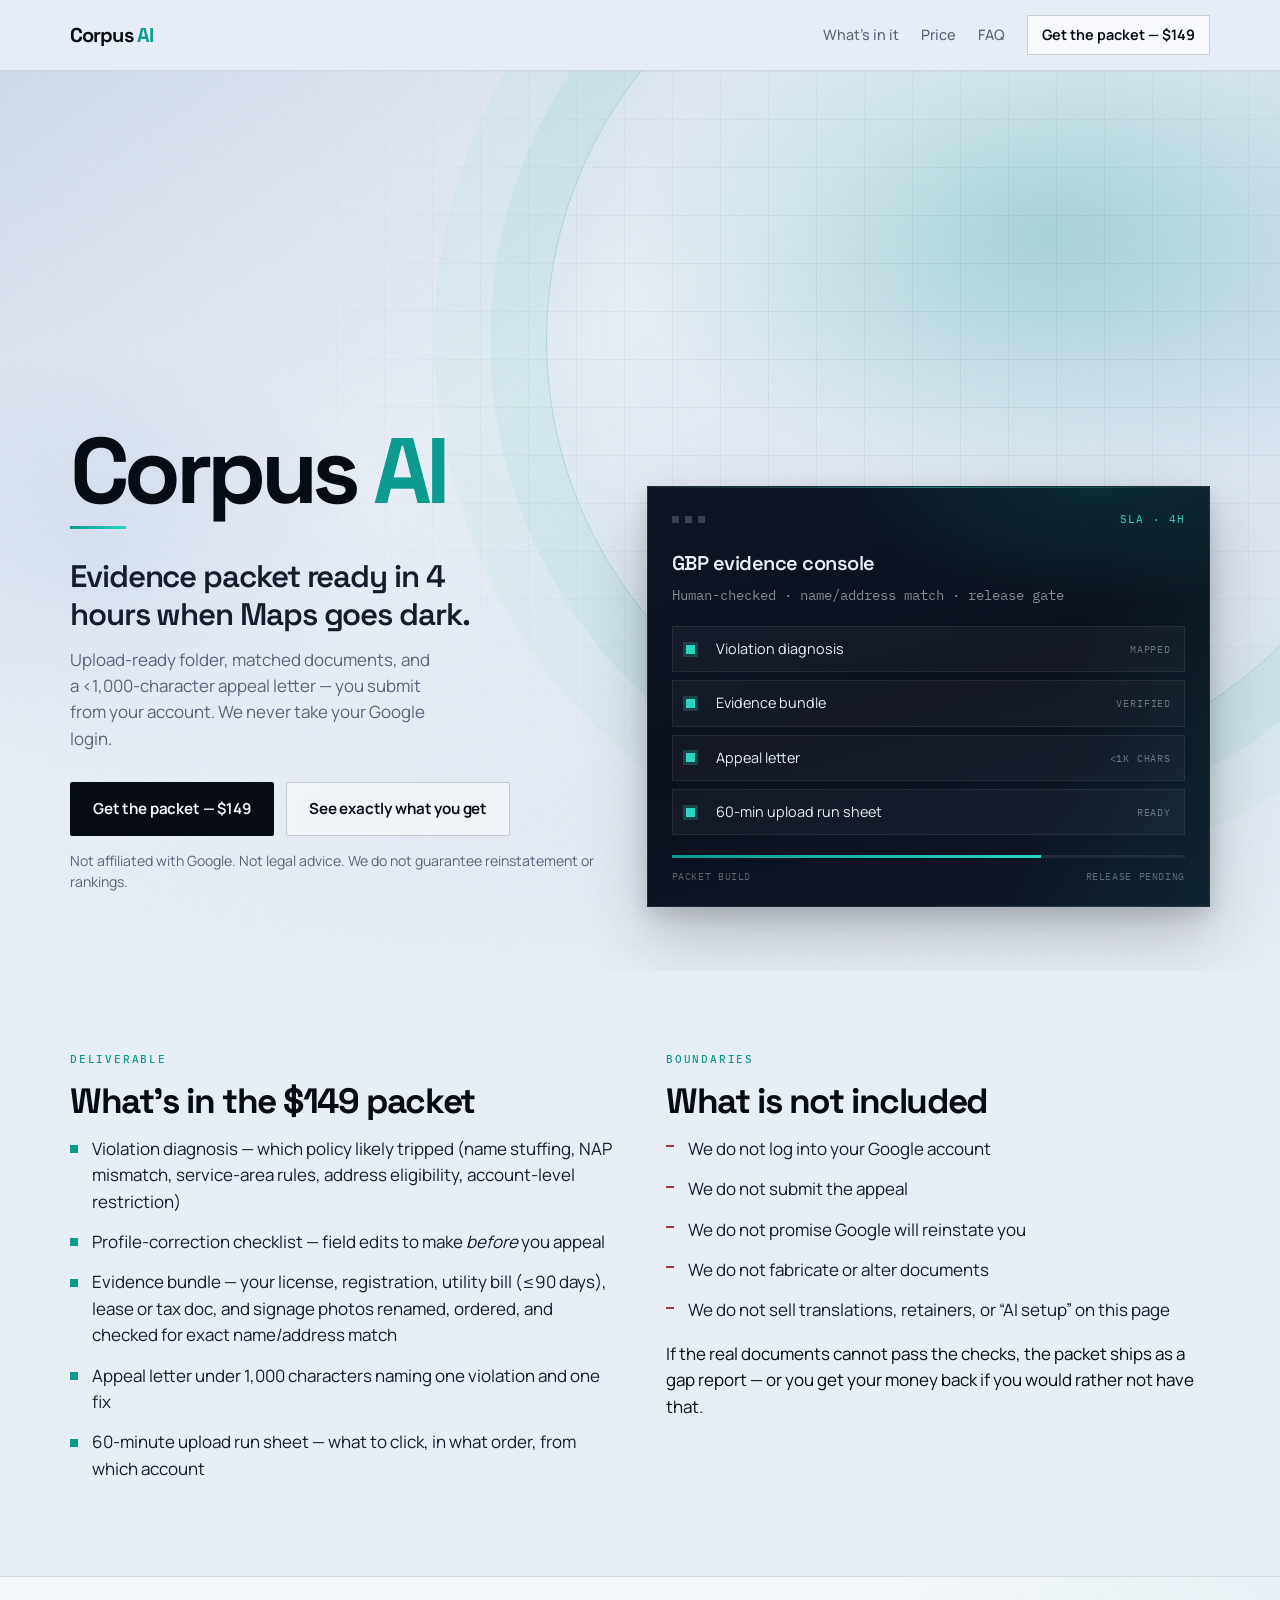
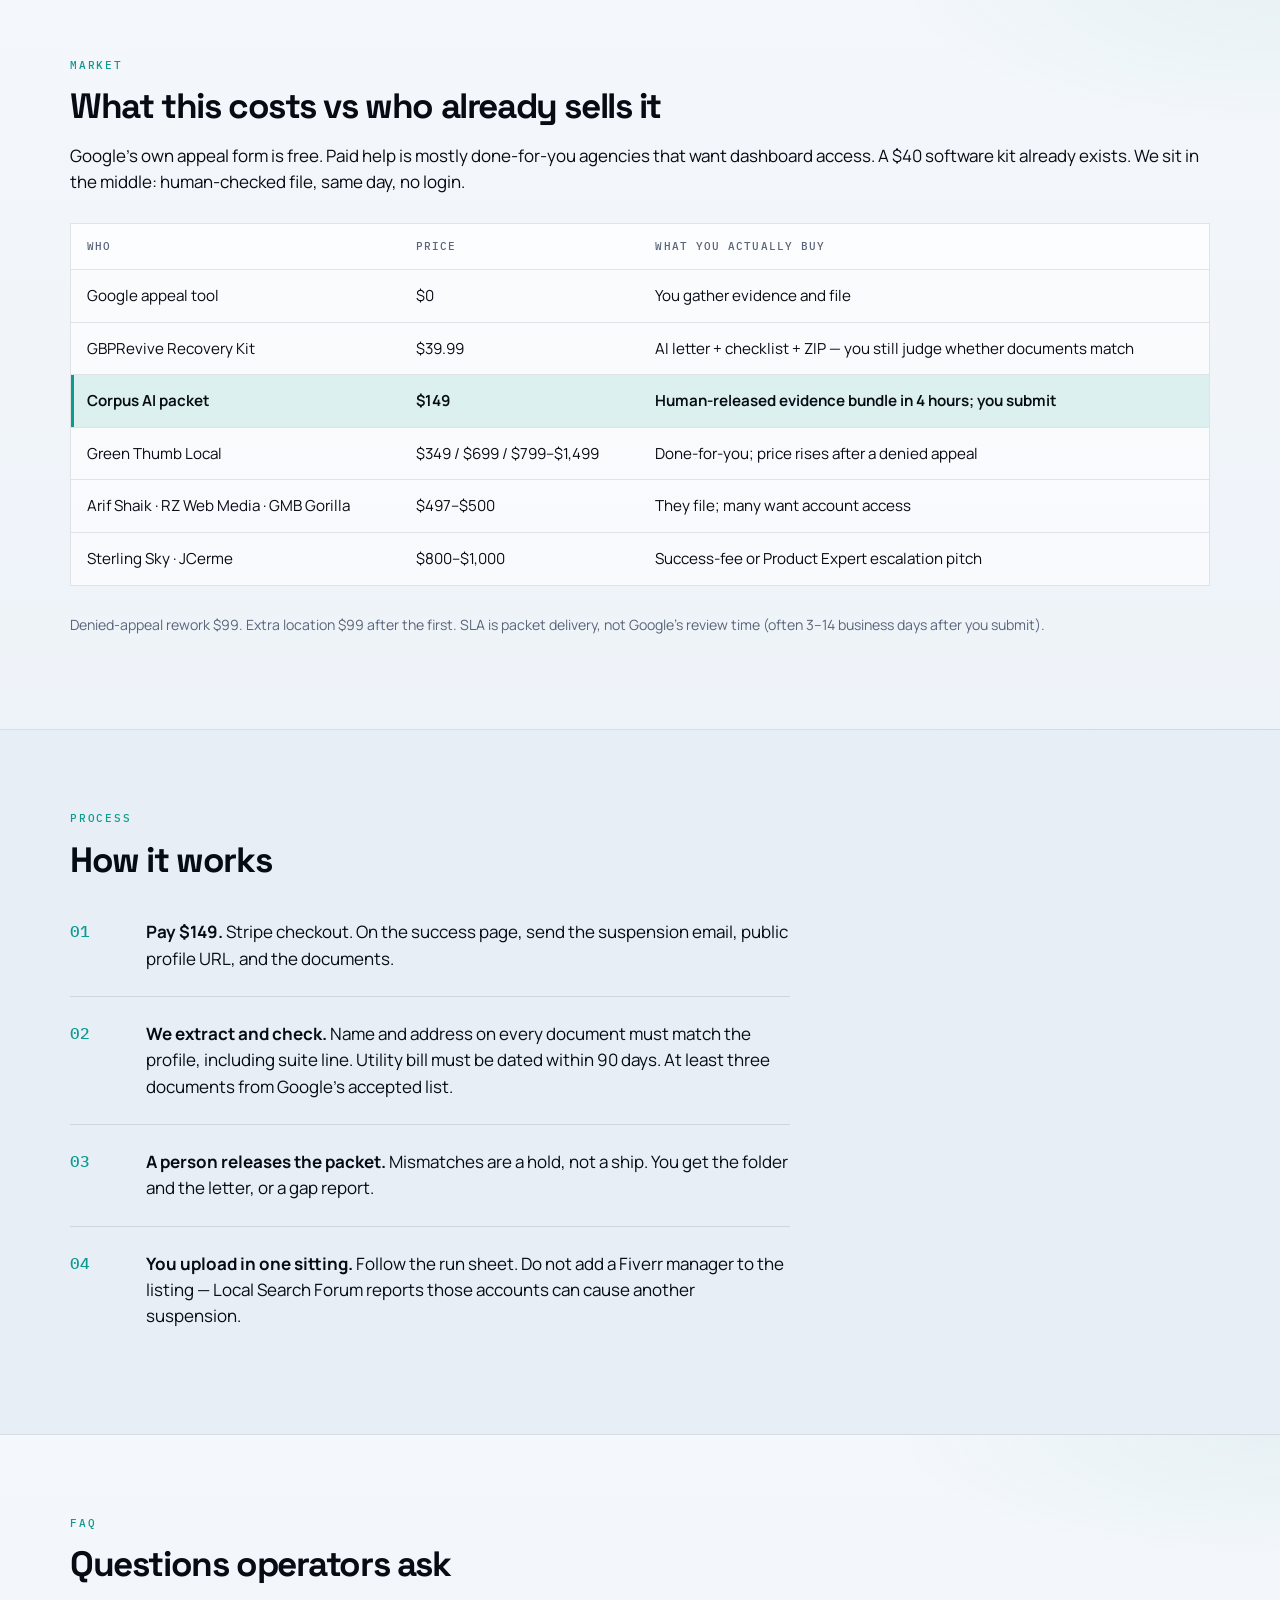
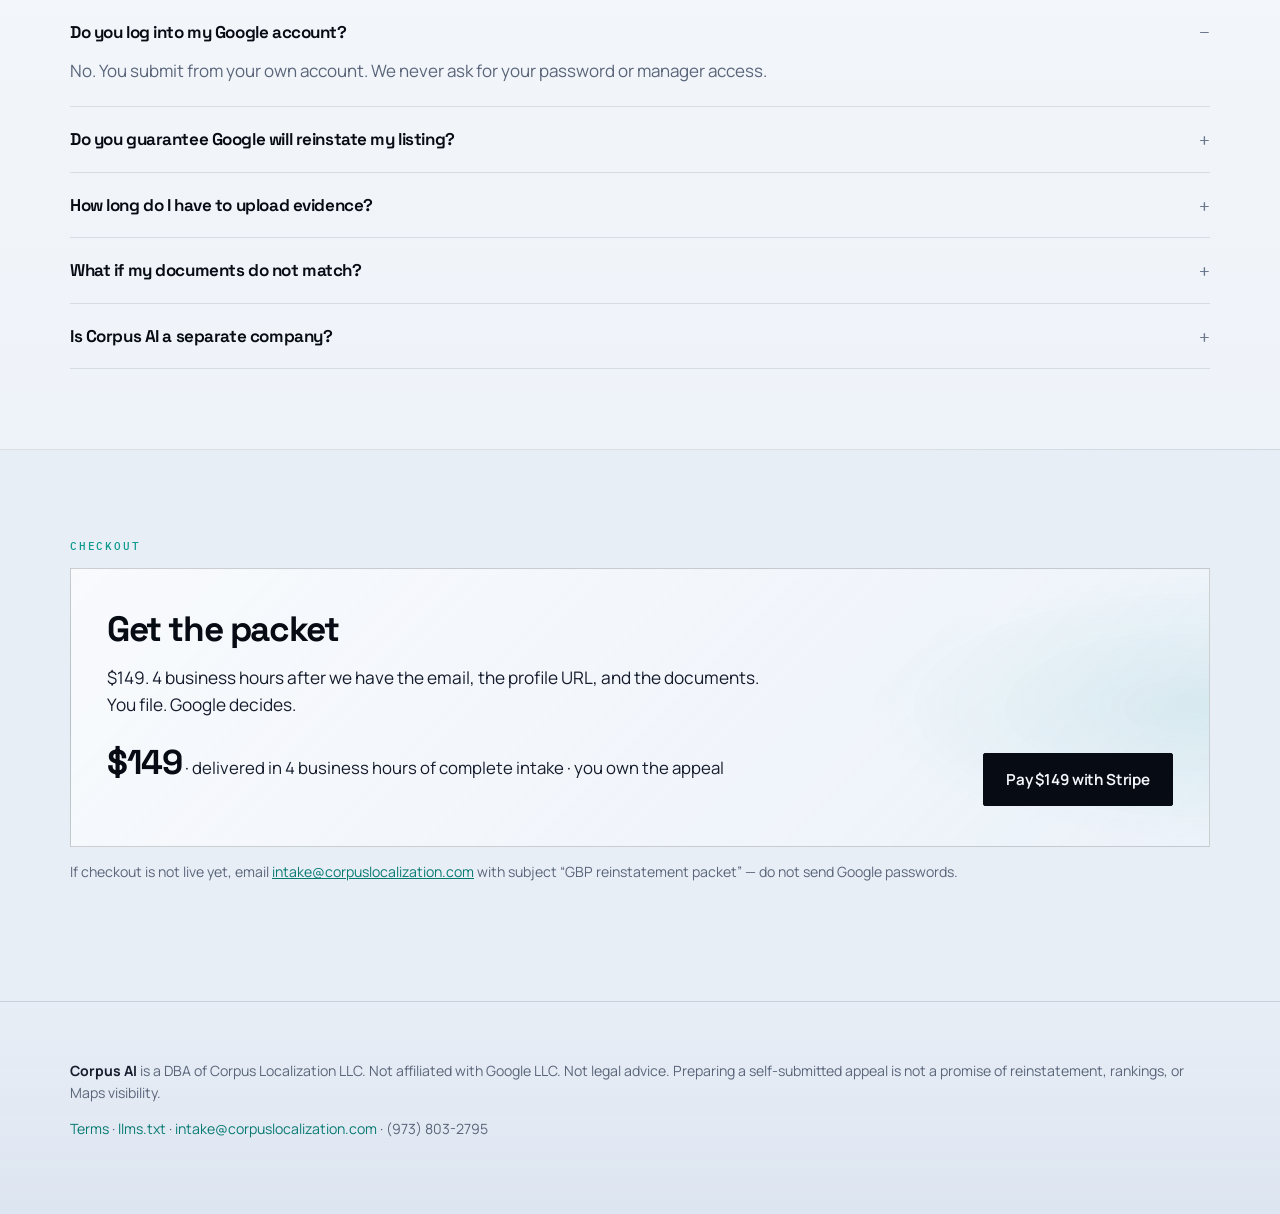
<file: index.html>
<!DOCTYPE html>
<html lang="en">
<head>
  <meta charset="utf-8">
  <meta name="viewport" content="width=device-width, initial-scale=1">
  <title>Google Business Profile suspended — evidence packet in 4 hours | Corpus AI</title>
  <meta name="description" content="Google suspended your Business Profile. Get an upload-ready evidence packet in 4 hours for $149. You submit. We never take your Google login. We do not guarantee reinstatement.">
  <link rel="canonical" href="https://nshempstead1.github.io/corpus-ai/">
  <meta name="robots" content="index,follow">
  <meta property="og:title" content="Google Business Profile suspended — evidence packet in 4 hours">
  <meta property="og:description" content="$149. 4-hour SLA. Matching evidence, appeal letter, 60-minute upload run sheet. You submit from your own account.">
  <meta property="og:url" content="https://nshempstead1.github.io/corpus-ai/">
  <meta property="og:type" content="website">
  <meta property="og:site_name" content="Corpus AI">
  <link rel="stylesheet" href="styles.css">
  <script type="application/ld+json">
  {
    "@context": "https://schema.org",
    "@type": "FAQPage",
    "mainEntity": [
      {
        "@type": "Question",
        "name": "Do you log into my Google account?",
        "acceptedAnswer": {
          "@type": "Answer",
          "text": "No. Corpus AI prepares an evidence packet and a short appeal letter. You submit from your own Google account. We never ask for your password or manager access."
        }
      },
      {
        "@type": "Question",
        "name": "Do you guarantee Google will reinstate my listing?",
        "acceptedAnswer": {
          "@type": "Answer",
          "text": "No. We guarantee a complete, policy-mapped packet delivered within 4 business hours of complete intake. Google’s decision is Google’s. A wrong or early appeal can make the next review harder, which is why we hold packets that fail document checks."
        }
      },
      {
        "@type": "Question",
        "name": "How long do I have to upload evidence?",
        "acceptedAnswer": {
          "@type": "Answer",
          "text": "Google’s help documentation states that once the evidence form opens, you have 60 minutes to attach files or they may not go through. The packet includes a click-order run sheet so you can upload in one sitting."
        }
      },
      {
        "@type": "Question",
        "name": "What if my documents do not match the profile?",
        "acceptedAnswer": {
          "@type": "Answer",
          "text": "We do not fabricate utility bills, licenses, or backdated leases. If name or address cannot be matched, you get a gap report of what is missing, or a refund if you would rather not have that."
        }
      },
      {
        "@type": "Question",
        "name": "How is this different from a $349–$1,000 reinstatement agency?",
        "acceptedAnswer": {
          "@type": "Answer",
          "text": "Most shops take dashboard access and file the appeal for you over days or weeks. We sell the file you upload. GBPRevive sells a $39.99 software kit. We are a human-checked packet at $149: OCR and exact name/address match before we release."
        }
      }
    ]
  }
  </script>
</head>
<body>
  <header class="top">
    <div class="wrap bar">
      <a class="brand" href="./">Corpus <span class="ai">AI</span></a>
      <nav>
        <a href="#whats-in">What’s in it</a>
        <a href="#price">Price</a>
        <a href="#faq">FAQ</a>
        <a class="nav-cta" href="#buy">Get the packet — $149</a>
      </nav>
    </div>
  </header>

  <main>
    <section class="hero">
      <div class="hero-plane" aria-hidden="true"></div>
      <div class="hero-noise" aria-hidden="true"></div>
      <div class="hero-inner">
        <div class="hero-copy">
          <p class="hero-brand">Corpus <span class="ai">AI</span></p>
          <div class="hero-rule" aria-hidden="true"></div>
          <h1>Evidence packet ready in 4 hours when Maps goes dark.</h1>
          <p class="lede">Upload-ready folder, matched documents, and a &lt;1,000-character appeal letter — you submit from your account. We never take your Google login.</p>
          <p class="cta-row">
            <a class="btn" id="buy-btn" href="#buy">Get the packet — $149</a>
            <a class="btn ghost" href="#whats-in">See exactly what you get</a>
          </p>
          <p class="fine">Not affiliated with Google. Not legal advice. We do not guarantee reinstatement or rankings.</p>
        </div>
        <div class="hero-visual" aria-hidden="true">
          <div class="console">
            <div class="console-chrome">
              <div class="console-dots"><span></span><span></span><span></span></div>
              <span class="console-status">SLA · 4h</span>
            </div>
            <p class="console-title">GBP evidence console</p>
            <p class="console-sub">Human-checked · name/address match · release gate</p>
            <ul class="console-rows">
              <li><span class="mark"></span><span>Violation diagnosis</span><span class="tag">Mapped</span></li>
              <li><span class="mark"></span><span>Evidence bundle</span><span class="tag">Verified</span></li>
              <li><span class="mark"></span><span>Appeal letter</span><span class="tag">&lt;1k chars</span></li>
              <li><span class="mark"></span><span>60-min upload run sheet</span><span class="tag">Ready</span></li>
            </ul>
            <div class="console-meter"><span></span></div>
            <div class="console-meta"><span>Packet build</span><span>Release pending</span></div>
          </div>
        </div>
      </div>
    </section>

    <section id="whats-in">
      <div class="wrap split reveal">
        <div>
          <p class="section-kicker">Deliverable</p>
          <h2>What’s in the $149 packet</h2>
          <ul class="checks">
            <li>Violation diagnosis — which policy likely tripped (name stuffing, NAP mismatch, service-area rules, address eligibility, account-level restriction)</li>
            <li>Profile-correction checklist — field edits to make <em>before</em> you appeal</li>
            <li>Evidence bundle — your license, registration, utility bill (≤90 days), lease or tax doc, and signage photos renamed, ordered, and checked for exact name/address match</li>
            <li>Appeal letter under 1,000 characters naming one violation and one fix</li>
            <li>60-minute upload run sheet — what to click, in what order, from which account</li>
          </ul>
        </div>
        <div>
          <p class="section-kicker">Boundaries</p>
          <h2>What is not included</h2>
          <ul class="no">
            <li>We do not log into your Google account</li>
            <li>We do not submit the appeal</li>
            <li>We do not promise Google will reinstate you</li>
            <li>We do not fabricate or alter documents</li>
            <li>We do not sell translations, retainers, or “AI setup” on this page</li>
          </ul>
          <p>If the real documents cannot pass the checks, the packet ships as a gap report — or you get your money back if you would rather not have that.</p>
        </div>
      </div>
    </section>

    <section class="alt" id="price">
      <div class="wrap reveal">
        <p class="section-kicker">Market</p>
        <h2>What this costs vs who already sells it</h2>
        <p>Google’s own appeal form is free. Paid help is mostly done-for-you agencies that want dashboard access. A $40 software kit already exists. We sit in the middle: human-checked file, same day, no login.</p>
        <div class="table-wrap">
          <table>
            <thead>
              <tr>
                <th>Who</th>
                <th>Price</th>
                <th>What you actually buy</th>
              </tr>
            </thead>
            <tbody>
              <tr>
                <td>Google appeal tool</td>
                <td>$0</td>
                <td>You gather evidence and file</td>
              </tr>
              <tr>
                <td>GBPRevive Recovery Kit</td>
                <td>$39.99</td>
                <td>AI letter + checklist + ZIP — you still judge whether documents match</td>
              </tr>
              <tr class="us">
                <td>Corpus AI packet</td>
                <td>$149</td>
                <td>Human-released evidence bundle in 4 hours; you submit</td>
              </tr>
              <tr>
                <td>Green Thumb Local</td>
                <td>$349 / $699 / $799–$1,499</td>
                <td>Done-for-you; price rises after a denied appeal</td>
              </tr>
              <tr>
                <td>Arif Shaik · RZ Web Media · GMB Gorilla</td>
                <td>$497–$500</td>
                <td>They file; many want account access</td>
              </tr>
              <tr>
                <td>Sterling Sky · JCerme</td>
                <td>$800–$1,000</td>
                <td>Success-fee or Product Expert escalation pitch</td>
              </tr>
            </tbody>
          </table>
        </div>
        <p class="fine">Denied-appeal rework $99. Extra location $99 after the first. SLA is packet delivery, not Google’s review time (often 3–14 business days after you submit).</p>
      </div>
    </section>

    <section>
      <div class="wrap reveal">
        <p class="section-kicker">Process</p>
        <h2>How it works</h2>
        <ol class="steps">
          <li><div><strong>Pay $149.</strong> Stripe checkout. On the success page, send the suspension email, public profile URL, and the documents.</div></li>
          <li><div><strong>We extract and check.</strong> Name and address on every document must match the profile, including suite line. Utility bill must be dated within 90 days. At least three documents from Google’s accepted list.</div></li>
          <li><div><strong>A person releases the packet.</strong> Mismatches are a hold, not a ship. You get the folder and the letter, or a gap report.</div></li>
          <li><div><strong>You upload in one sitting.</strong> Follow the run sheet. Do not add a Fiverr manager to the listing — Local Search Forum reports those accounts can cause another suspension.</div></li>
        </ol>
      </div>
    </section>

    <section class="alt" id="faq">
      <div class="wrap reveal">
        <p class="section-kicker">FAQ</p>
        <h2>Questions operators ask</h2>
        <details open>
          <summary>Do you log into my Google account?</summary>
          <p>No. You submit from your own account. We never ask for your password or manager access.</p>
        </details>
        <details>
          <summary>Do you guarantee Google will reinstate my listing?</summary>
          <p>No. We guarantee a complete, policy-mapped packet within 4 business hours of complete intake. Google’s decision is Google’s. Appealing a profile that still violates the rules can make the next review harder.</p>
        </details>
        <details>
          <summary>How long do I have to upload evidence?</summary>
          <p>Google’s help documentation (support.google.com/business/answer/4569145) states that once the evidence form opens, you have 60 minutes to attach files or they may not go through.</p>
        </details>
        <details>
          <summary>What if my documents do not match?</summary>
          <p>We do not fabricate documents. You get a gap report of what is missing, or a refund.</p>
        </details>
        <details>
          <summary>Is Corpus AI a separate company?</summary>
          <p>No. Corpus AI is a DBA of Corpus Localization LLC. This product is not a certified translation. Reviews for this packet should not be left on the translation listing.</p>
        </details>
      </div>
    </section>

    <section id="buy">
      <div class="wrap buy reveal">
        <p class="section-kicker">Checkout</p>
        <div class="buy-panel">
          <div>
            <h2>Get the packet</h2>
            <p class="lede">$149. 4 business hours after we have the email, the profile URL, and the documents. You file. Google decides.</p>
            <p class="price-line"><span class="price">$149</span> · delivered in 4 business hours of complete intake · you own the appeal</p>
          </div>
          <p class="cta-row" style="margin:0">
            <a class="btn" id="pay-btn" href="https://buy.stripe.com/8x200b8hPf1L8pl6RFco11h">Pay $149 with Stripe</a>
          </p>
        </div>
        <p class="fine">If checkout is not live yet, email <a href="mailto:intake@corpuslocalization.com?subject=GBP%20reinstatement%20packet">intake@corpuslocalization.com</a> with subject “GBP reinstatement packet” — do not send Google passwords.</p>
      </div>
    </section>
  </main>

  <footer>
    <div class="wrap">
      <p><strong>Corpus AI</strong> is a DBA of Corpus Localization LLC. Not affiliated with Google LLC. Not legal advice. Preparing a self-submitted appeal is not a promise of reinstatement, rankings, or Maps visibility.</p>
      <p>
        <a href="terms.html">Terms</a>
        · <a href="llms.txt">llms.txt</a>
        · <a href="mailto:intake@corpuslocalization.com">intake@corpuslocalization.com</a>
        · (973) 803-2795
      </p>
    </div>
  </footer>
  <script src="motion.js" defer></script>
</body>
</html>
</file>
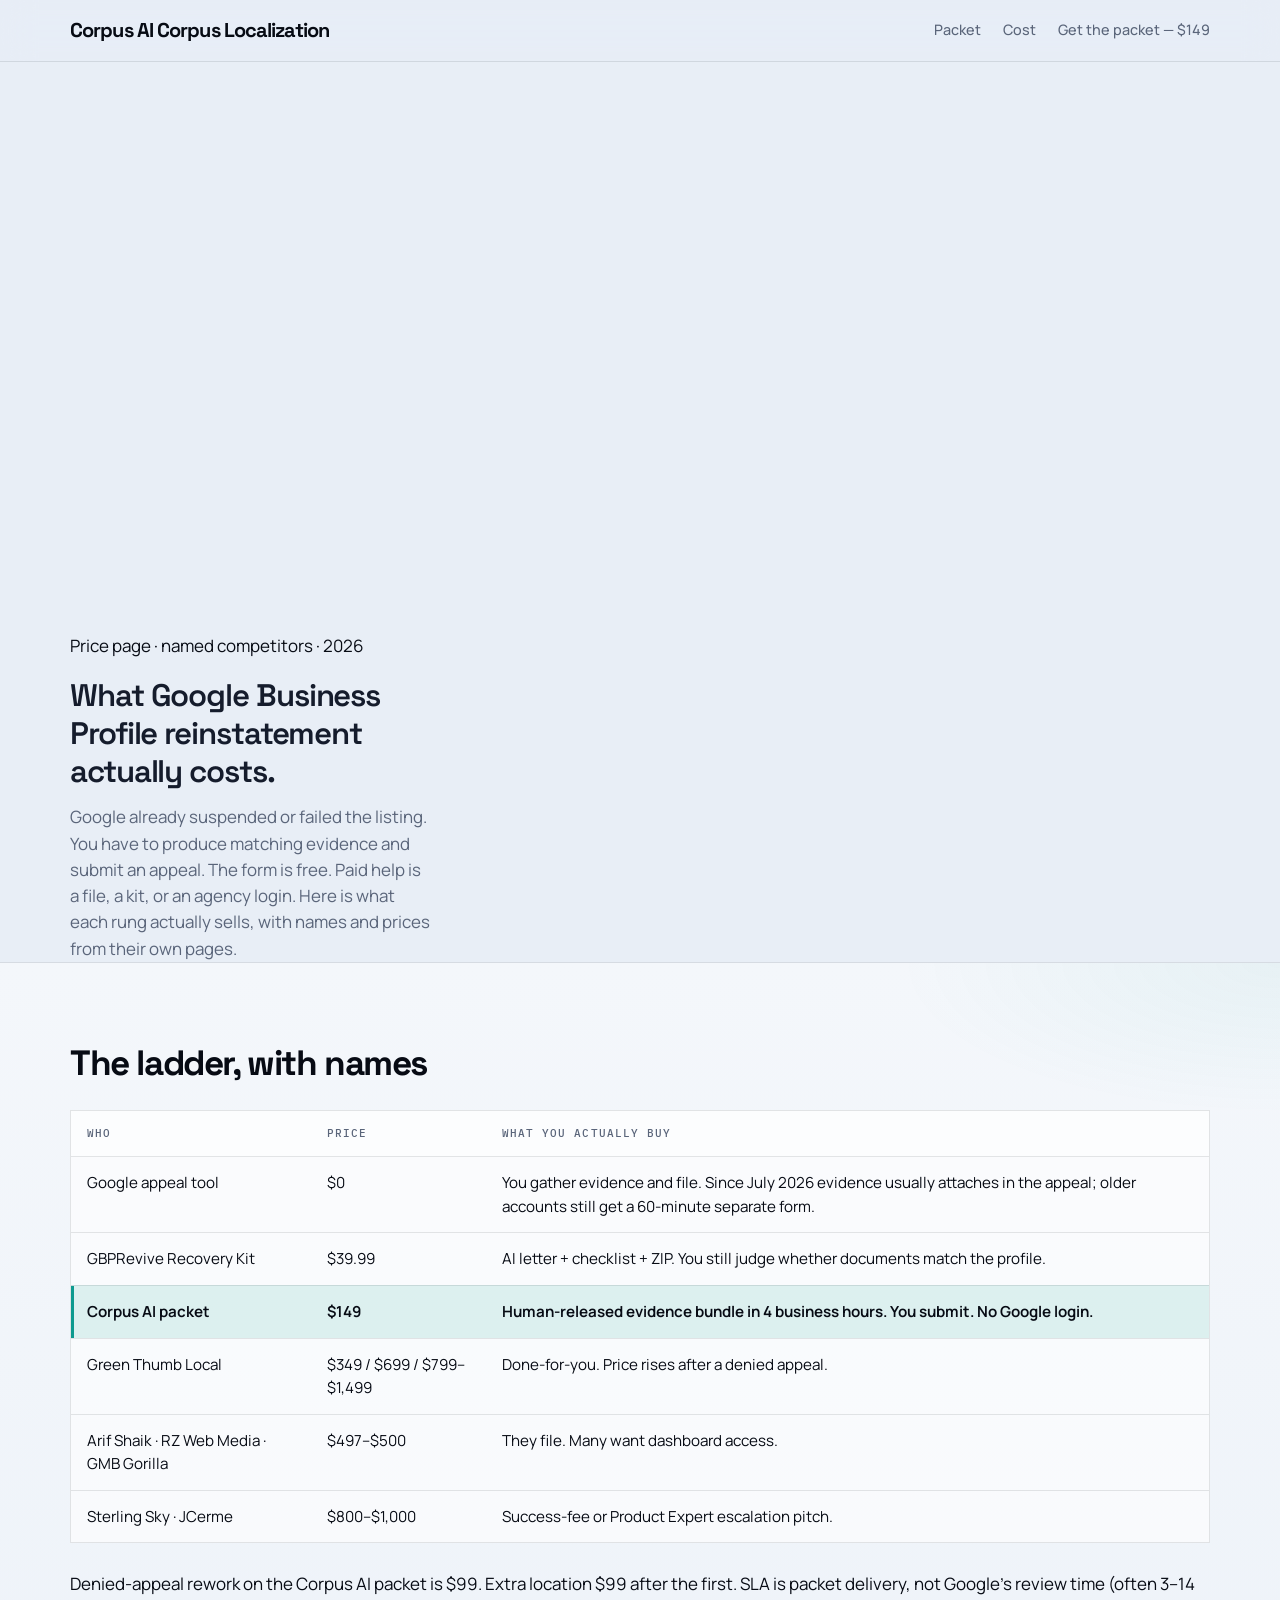
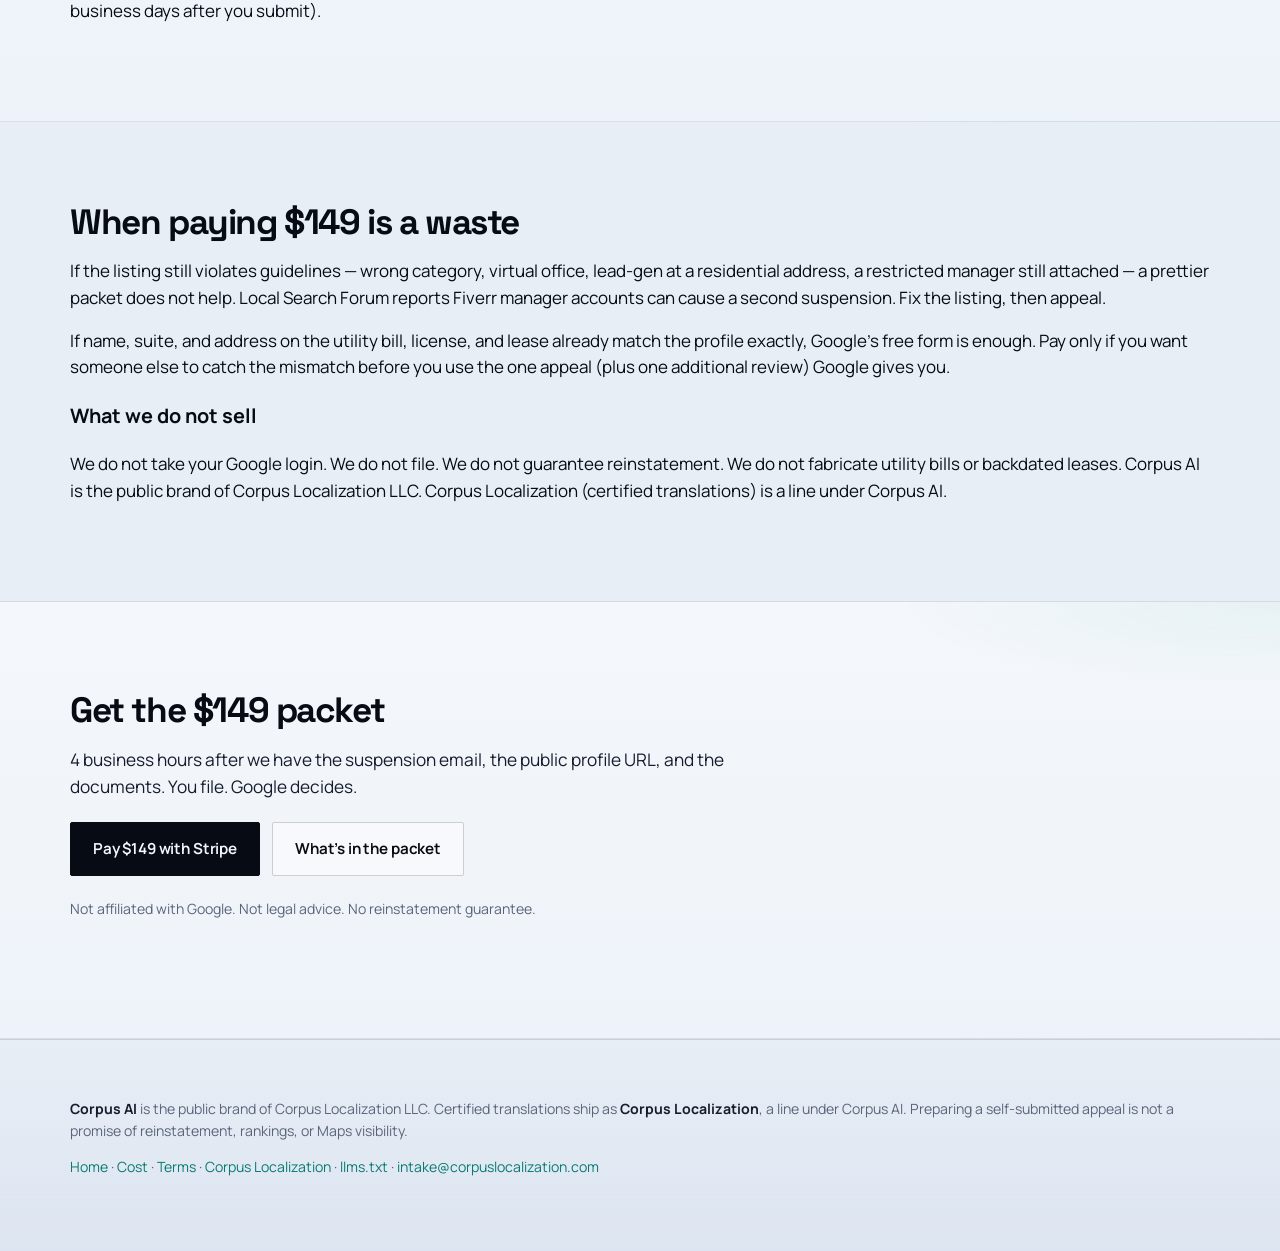
<file: cost.html>
<!DOCTYPE html>
<html lang="en">
<head>
  <meta charset="utf-8">
  <meta name="viewport" content="width=device-width, initial-scale=1">
  <title>What Google Business Profile reinstatement actually costs in 2026 | Corpus AI</title>
  <meta name="description" content="Google’s appeal is free. GBPRevive is $39.99. Done-for-you agencies charge $349–$1,499. Corpus AI sells a human-checked evidence packet for $149. Named prices, named shops, no reinstatement guarantee.">
  <link rel="canonical" href="https://nshempstead1.github.io/corpus-ai/cost.html">
  <meta name="robots" content="index,follow">
  <meta property="og:title" content="What GBP reinstatement actually costs in 2026">
  <meta property="og:description" content="Free Google form, $40 kit, $149 packet, $349–$1,499 agencies. What you actually buy at each rung.">
  <meta property="og:url" content="https://nshempstead1.github.io/corpus-ai/cost.html">
  <meta property="og:type" content="article">
  <meta property="og:site_name" content="Corpus AI">
  <link rel="stylesheet" href="styles.css">
</head>
<body>
  <header class="top">
    <div class="wrap bar">
      <a class="brand" href="./">Corpus AI <span class="brand-line">Corpus Localization</span></a>
      <nav>
        <a href="./">Packet</a>
        <a href="cost.html">Cost</a>
        <a href="#buy">Get the packet — $149</a>
      </nav>
    </div>
  </header>
  <main>
    <section class="hero article">
      <div class="wrap">
        <p class="eyebrow">Price page · named competitors · 2026</p>
        <h1>What Google Business Profile reinstatement actually costs.</h1>
        <p class="lede">Google already suspended or failed the listing. You have to produce matching evidence and submit an appeal. The form is free. Paid help is a file, a kit, or an agency login. Here is what each rung actually sells, with names and prices from their own pages.</p>
      </div>
    </section>
    <section class="alt">
      <div class="wrap article">
        <h2>The ladder, with names</h2>
        <div class="table-wrap">
          <table>
            <thead>
              <tr><th>Who</th><th>Price</th><th>What you actually buy</th></tr>
            </thead>
            <tbody>
              <tr><td>Google appeal tool</td><td>$0</td><td>You gather evidence and file. Since July 2026 evidence usually attaches in the appeal; older accounts still get a 60-minute separate form.</td></tr>
              <tr><td>GBPRevive Recovery Kit</td><td>$39.99</td><td>AI letter + checklist + ZIP. You still judge whether documents match the profile.</td></tr>
              <tr class="us"><td>Corpus AI packet</td><td>$149</td><td>Human-released evidence bundle in 4 business hours. You submit. No Google login.</td></tr>
              <tr><td>Green Thumb Local</td><td>$349 / $699 / $799–$1,499</td><td>Done-for-you. Price rises after a denied appeal.</td></tr>
              <tr><td>Arif Shaik · RZ Web Media · GMB Gorilla</td><td>$497–$500</td><td>They file. Many want dashboard access.</td></tr>
              <tr><td>Sterling Sky · JCerme</td><td>$800–$1,000</td><td>Success-fee or Product Expert escalation pitch.</td></tr>
            </tbody>
          </table>
        </div>
        <p>Denied-appeal rework on the Corpus AI packet is $99. Extra location $99 after the first. SLA is packet delivery, not Google’s review time (often 3–14 business days after you submit).</p>
      </div>
    </section>
    <section>
      <div class="wrap article">
        <h2>When paying $149 is a waste</h2>
        <p>If the listing still violates guidelines — wrong category, virtual office, lead-gen at a residential address, a restricted manager still attached — a prettier packet does not help. Local Search Forum reports Fiverr manager accounts can cause a second suspension. Fix the listing, then appeal.</p>
        <p>If name, suite, and address on the utility bill, license, and lease already match the profile exactly, Google’s free form is enough. Pay only if you want someone else to catch the mismatch before you use the one appeal (plus one additional review) Google gives you.</p>
        <h3>What we do not sell</h3>
        <p>We do not take your Google login. We do not file. We do not guarantee reinstatement. We do not fabricate utility bills or backdated leases. Corpus AI is the public brand of Corpus Localization LLC. Corpus Localization (certified translations) is a line under Corpus AI.</p>
      </div>
    </section>
    <section class="alt" id="buy">
      <div class="wrap buy">
        <h2>Get the $149 packet</h2>
        <p class="lede">4 business hours after we have the suspension email, the public profile URL, and the documents. You file. Google decides.</p>
        <p class="cta-row">
          <a class="btn" href="https://buy.stripe.com/8x200b8hPf1L8pl6RFco11h">Pay $149 with Stripe</a>
          <a class="btn ghost" href="./">What’s in the packet</a>
        </p>
        <p class="fine">Not affiliated with Google. Not legal advice. No reinstatement guarantee.</p>
      </div>
    </section>
  </main>
  <footer>
    <div class="wrap">
      <p><strong>Corpus AI</strong> is the public brand of Corpus Localization LLC. Certified translations ship as <strong>Corpus Localization</strong>, a line under Corpus AI. Preparing a self-submitted appeal is not a promise of reinstatement, rankings, or Maps visibility.</p>
      <p><a href="./">Home</a> · <a href="cost.html">Cost</a> · <a href="terms.html">Terms</a> · <a href="https://corpuslocalization.com">Corpus Localization</a> · <a href="llms.txt">llms.txt</a> · <a href="mailto:intake@corpuslocalization.com">intake@corpuslocalization.com</a></p>
    </div>
  </footer>
</body>
</html>
</file>
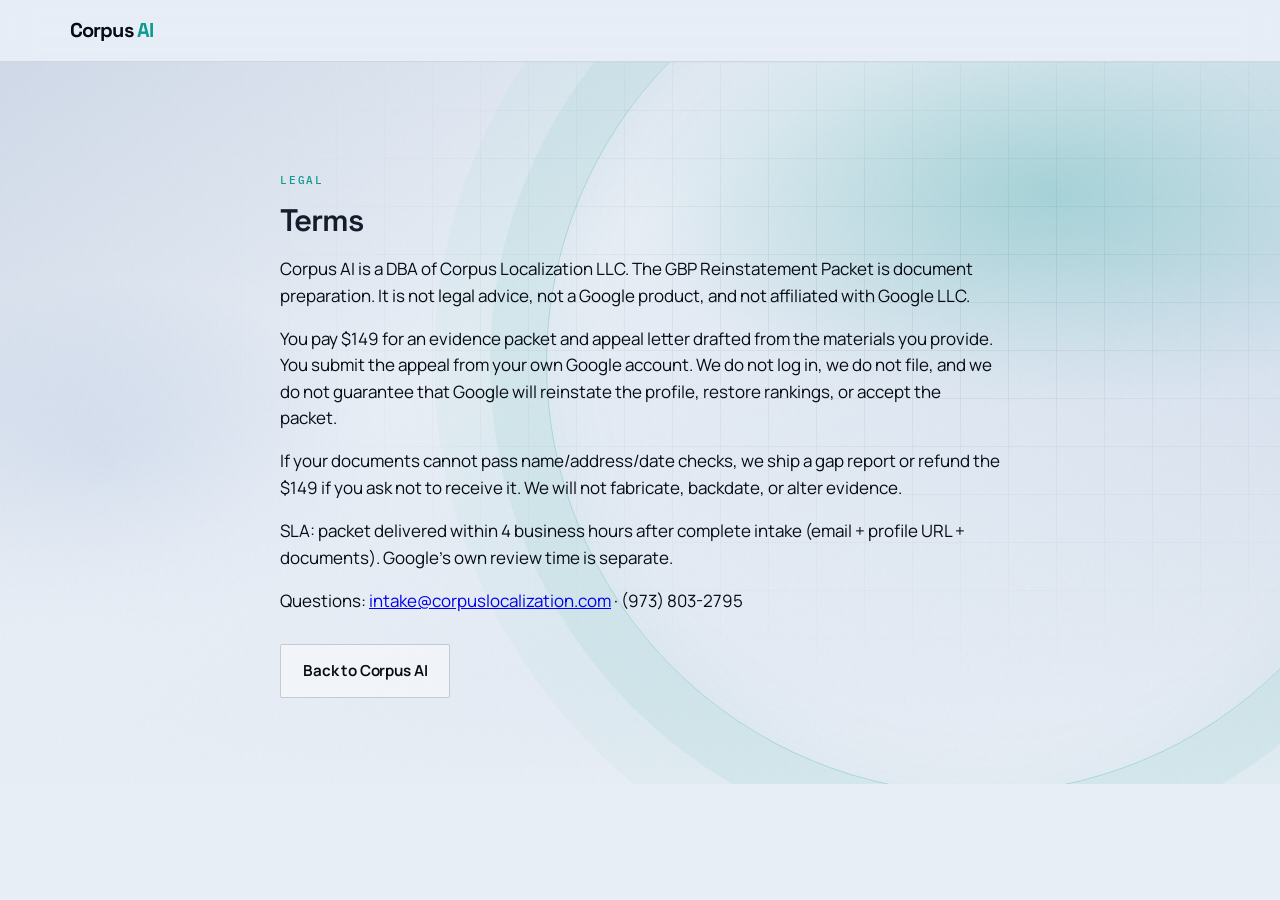
<file: terms.html>
<!DOCTYPE html>
<html lang="en">
<head>
  <meta charset="utf-8">
  <meta name="viewport" content="width=device-width, initial-scale=1">
  <title>Terms — Corpus AI</title>
  <meta name="robots" content="noindex">
  <link rel="stylesheet" href="styles.css">
</head>
<body>
  <header class="top">
    <div class="wrap bar">
      <a class="brand" href="./">Corpus <span class="ai">AI</span></a>
    </div>
  </header>
  <main>
    <section class="hero page-hero">
      <div class="hero-plane" aria-hidden="true"></div>
      <div class="hero-noise" aria-hidden="true"></div>
      <div class="page-body">
        <p class="section-kicker">Legal</p>
        <h1>Terms</h1>
        <p>Corpus AI is a DBA of Corpus Localization LLC. The GBP Reinstatement Packet is document preparation. It is not legal advice, not a Google product, and not affiliated with Google LLC.</p>
        <p>You pay $149 for an evidence packet and appeal letter drafted from the materials you provide. You submit the appeal from your own Google account. We do not log in, we do not file, and we do not guarantee that Google will reinstate the profile, restore rankings, or accept the packet.</p>
        <p>If your documents cannot pass name/address/date checks, we ship a gap report or refund the $149 if you ask not to receive it. We will not fabricate, backdate, or alter evidence.</p>
        <p>SLA: packet delivered within 4 business hours after complete intake (email + profile URL + documents). Google’s own review time is separate.</p>
        <p>Questions: <a href="mailto:intake@corpuslocalization.com">intake@corpuslocalization.com</a> · (973) 803-2795</p>
        <p class="cta-row"><a class="btn ghost" href="./">Back to Corpus AI</a></p>
      </div>
    </section>
  </main>
</body>
</html>
</file>
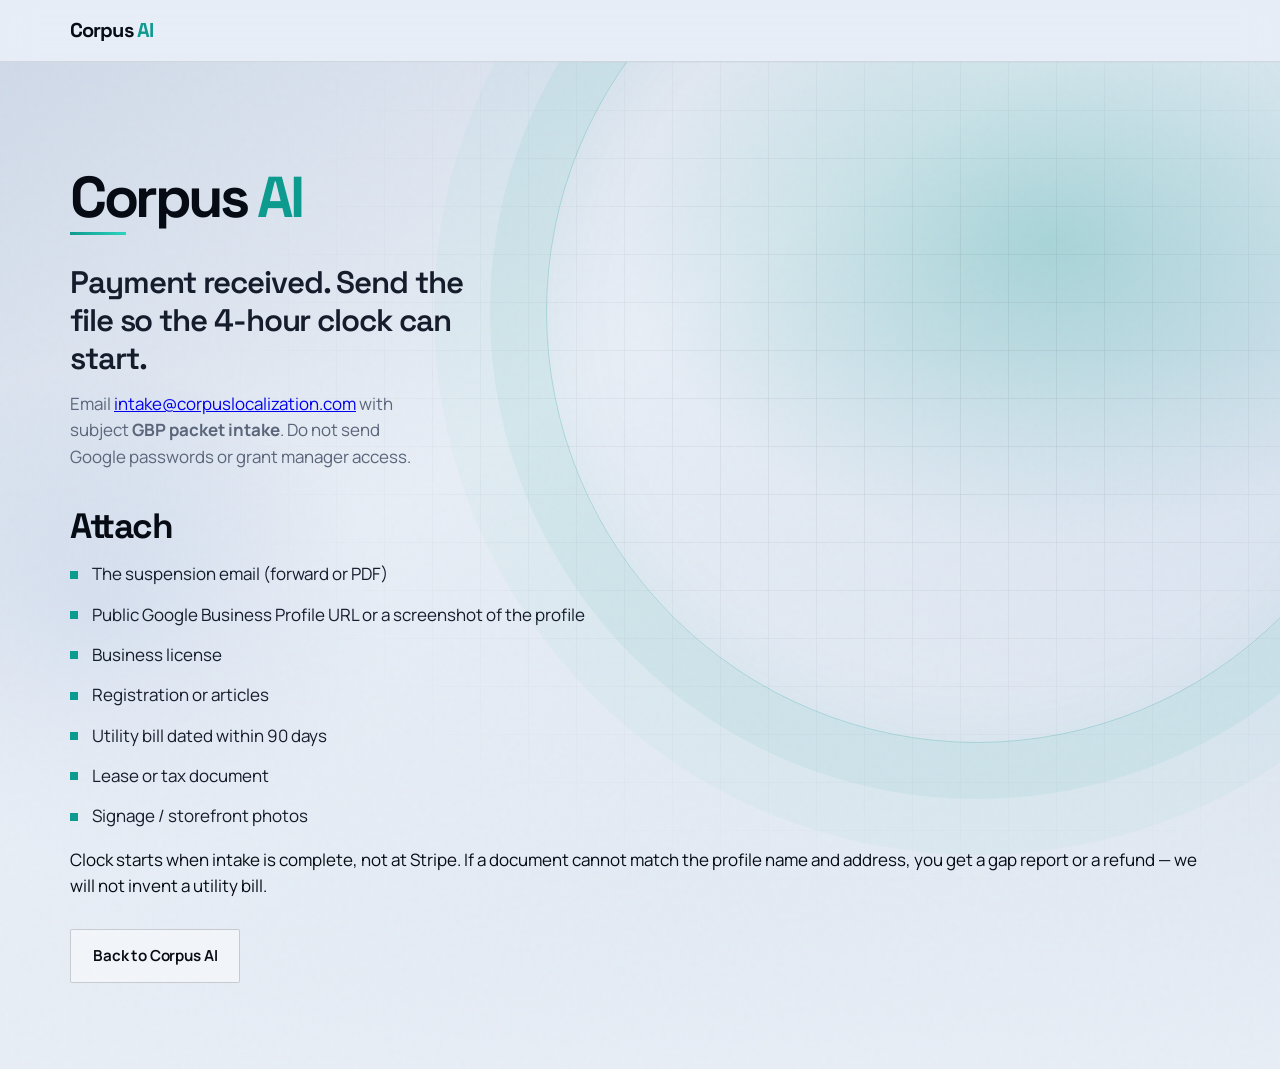
<file: thanks.html>
<!DOCTYPE html>
<html lang="en">
<head>
  <meta charset="utf-8">
  <meta name="viewport" content="width=device-width, initial-scale=1">
  <title>Send your documents — Corpus AI</title>
  <meta name="robots" content="noindex">
  <link rel="stylesheet" href="styles.css">
</head>
<body>
  <header class="top">
    <div class="wrap bar">
      <a class="brand" href="./">Corpus <span class="ai">AI</span></a>
    </div>
  </header>
  <main>
    <section class="hero page-hero">
      <div class="hero-plane" aria-hidden="true"></div>
      <div class="hero-noise" aria-hidden="true"></div>
      <div class="page-body wide">
        <p class="hero-brand">Corpus <span class="ai">AI</span></p>
        <div class="hero-rule" aria-hidden="true"></div>
        <h1>Payment received. Send the file so the 4-hour clock can start.</h1>
        <p class="lede">Email <a href="mailto:intake@corpuslocalization.com?subject=GBP%20packet%20intake">intake@corpuslocalization.com</a> with subject <strong>GBP packet intake</strong>. Do not send Google passwords or grant manager access.</p>
        <h2>Attach</h2>
        <ul class="checks">
          <li>The suspension email (forward or PDF)</li>
          <li>Public Google Business Profile URL or a screenshot of the profile</li>
          <li>Business license</li>
          <li>Registration or articles</li>
          <li>Utility bill dated within 90 days</li>
          <li>Lease or tax document</li>
          <li>Signage / storefront photos</li>
        </ul>
        <p>Clock starts when intake is complete, not at Stripe. If a document cannot match the profile name and address, you get a gap report or a refund — we will not invent a utility bill.</p>
        <p class="cta-row"><a class="btn ghost" href="./">Back to Corpus AI</a></p>
      </div>
    </section>
  </main>
</body>
</html>
</file>
<file: styles.css>
@import url("https://fonts.googleapis.com/css2?family=IBM+Plex+Mono:wght@400;500&family=Manrope:wght@400;500;600;700&family=Space+Grotesk:wght@500;600;700&display=swap");

:root {
  --ink: #070b14;
  --ink-soft: #151c2c;
  --muted: #5a657a;
  --bg: #e8eef6;
  --bg-mid: #dce5f0;
  --paper: #f4f7fb;
  --line: rgba(7, 11, 20, 0.1);
  --line-strong: rgba(7, 11, 20, 0.18);
  --accent: #0d9a8f;
  --accent-2: #087a72;
  --accent-bright: #2dd4bf;
  --accent-soft: rgba(13, 154, 143, 0.14);
  --us: rgba(13, 154, 143, 0.12);
  --no: #a33a3a;
  --steel: #6b778c;
  --console: #0a101c;
  --display: "Space Grotesk", "Avenir Next", sans-serif;
  --sans: "Manrope", "Segoe UI", system-ui, sans-serif;
  --mono: "IBM Plex Mono", ui-monospace, monospace;
  --radius: 2px;
  --ease: cubic-bezier(0.22, 1, 0.36, 1);
}

* { box-sizing: border-box; }
html { scroll-behavior: smooth; }
body {
  margin: 0;
  color: var(--ink);
  background: var(--bg);
  font-family: var(--sans);
  font-size: 17px;
  line-height: 1.55;
  -webkit-font-smoothing: antialiased;
}

.wrap { width: min(1140px, calc(100% - 40px)); margin: 0 auto; }

/* —— Header —— */
.top {
  position: sticky;
  top: 0;
  z-index: 40;
  background: rgba(232, 238, 246, 0.72);
  backdrop-filter: blur(16px) saturate(1.35);
  border-bottom: 1px solid var(--line);
}
.bar {
  display: flex;
  align-items: center;
  justify-content: space-between;
  gap: 16px;
  padding: 15px 0;
}
.brand {
  font-family: var(--display);
  font-weight: 700;
  font-size: 1.25rem;
  letter-spacing: -0.045em;
  color: var(--ink);
  text-decoration: none;
}
.brand .ai { color: var(--accent); }
nav {
  display: flex;
  gap: 22px;
  align-items: center;
  flex-wrap: wrap;
}
nav a {
  color: var(--muted);
  text-decoration: none;
  font-size: 0.9rem;
  font-weight: 500;
  transition: color 0.2s var(--ease);
}
nav a:hover { color: var(--ink); }
.nav-cta {
  color: var(--ink) !important;
  font-weight: 650;
  padding: 8px 14px;
  border: 1px solid var(--line-strong);
  background: rgba(255, 255, 255, 0.65);
  transition: border-color 0.2s var(--ease), background 0.2s var(--ease), color 0.2s var(--ease);
}
.nav-cta:hover {
  border-color: var(--accent);
  background: var(--accent-soft);
  color: var(--accent-2) !important;
}

/* —— Hero —— */
.hero {
  position: relative;
  isolation: isolate;
  min-height: min(100svh, 920px);
  display: flex;
  align-items: flex-end;
  padding: 0;
  overflow: hidden;
}
.hero-plane {
  position: absolute;
  inset: 0;
  z-index: -2;
  background:
    linear-gradient(180deg, transparent 28%, rgba(232, 238, 246, 0.55) 62%, var(--bg) 100%),
    radial-gradient(ellipse 55% 50% at 82% 18%, rgba(13, 154, 143, 0.28), transparent 60%),
    radial-gradient(ellipse 40% 45% at 8% 55%, rgba(56, 100, 180, 0.16), transparent 55%),
    radial-gradient(ellipse 70% 40% at 45% 100%, rgba(120, 140, 180, 0.18), transparent 60%),
    linear-gradient(145deg, #cfd9e8 0%, #e8eef6 38%, #d5e0ee 72%, #c8d4e4 100%);
  animation: atmosphere 14s var(--ease) infinite alternate;
}
.hero-plane::before {
  content: "";
  position: absolute;
  inset: 0;
  background-image:
    linear-gradient(rgba(7, 11, 20, 0.055) 1px, transparent 1px),
    linear-gradient(90deg, rgba(7, 11, 20, 0.055) 1px, transparent 1px);
  background-size: 48px 48px;
  mask-image: radial-gradient(ellipse 80% 75% at 72% 32%, #000 15%, transparent 72%);
  animation: grid-drift 24s linear infinite;
}
.hero-plane::after {
  content: "";
  position: absolute;
  width: min(78vw, 860px);
  height: min(78vw, 860px);
  right: -10%;
  top: -18%;
  border-radius: 50%;
  border: 1px solid rgba(13, 154, 143, 0.28);
  box-shadow:
    0 0 0 56px rgba(13, 154, 143, 0.06),
    0 0 0 112px rgba(13, 154, 143, 0.035),
    inset 0 0 80px rgba(13, 154, 143, 0.06);
  animation: ring-pulse 9s var(--ease) infinite alternate;
  pointer-events: none;
}
.hero-noise {
  position: absolute;
  inset: 0;
  z-index: -1;
  opacity: 0.035;
  pointer-events: none;
  background-image: url("data:image/svg+xml,%3Csvg viewBox='0 0 200 200' xmlns='http://www.w3.org/2000/svg'%3E%3Cfilter id='n'%3E%3CfeTurbulence type='fractalNoise' baseFrequency='0.85' numOctaves='4' stitchTiles='stitch'/%3E%3C/filter%3E%3Crect width='100%25' height='100%25' filter='url(%23n)'/%3E%3C/svg%3E");
}

.hero-inner {
  width: min(1140px, calc(100% - 40px));
  margin: 0 auto;
  padding: 128px 0 64px;
  display: grid;
  grid-template-columns: minmax(0, 1fr) minmax(0, 1.05fr);
  gap: 40px;
  align-items: end;
}

.hero-copy { animation: rise 0.95s var(--ease) both; }
.hero-brand {
  font-family: var(--display);
  font-weight: 700;
  font-size: clamp(3.2rem, 8vw, 5.8rem);
  letter-spacing: -0.06em;
  line-height: 0.9;
  margin: 0 0 12px;
  color: var(--ink);
}
.hero-brand .ai { color: var(--accent); }
.hero-rule {
  width: 56px;
  height: 3px;
  background: linear-gradient(90deg, var(--accent), var(--accent-bright));
  margin: 0 0 28px;
  transform-origin: left;
  animation: rule-draw 0.8s var(--ease) 0.35s both;
}
.hero h1 {
  font-family: var(--display);
  font-weight: 600;
  font-size: clamp(1.4rem, 2.5vw, 1.95rem);
  letter-spacing: -0.035em;
  line-height: 1.22;
  margin: 0 0 14px;
  max-width: 20ch;
  color: var(--ink-soft);
}
.hero .lede {
  margin: 0;
  max-width: 36ch;
  color: var(--muted);
  font-size: 1.06rem;
}
.hero .cta-row {
  margin: 30px 0 14px;
  animation: rise 1s var(--ease) 0.18s both;
}
.hero .fine { animation: rise 1s var(--ease) 0.3s both; }

/* Product visual */
.hero-visual {
  position: relative;
  animation: rise 1.1s var(--ease) 0.14s both, float-y 7.5s ease-in-out 1.3s infinite;
}
.console {
  position: relative;
  background:
    radial-gradient(ellipse 80% 50% at 80% 0%, rgba(13, 154, 143, 0.18), transparent 55%),
    linear-gradient(165deg, #0d1524 0%, #0a101c 50%, #0e1726 100%);
  color: #e8eef7;
  border: 1px solid rgba(255, 255, 255, 0.1);
  padding: 24px 24px 22px;
  min-height: 380px;
  box-shadow:
    0 28px 60px rgba(7, 11, 20, 0.22),
    0 8px 20px rgba(7, 11, 20, 0.12);
  overflow: hidden;
}
.console::before {
  content: "";
  position: absolute;
  inset: 0;
  background: linear-gradient(105deg, transparent 35%, rgba(45, 212, 191, 0.07) 50%, transparent 65%);
  background-size: 220% 100%;
  animation: scan 5.2s linear infinite;
  pointer-events: none;
}
.console::after {
  content: "";
  position: absolute;
  top: 0;
  left: 0;
  right: 0;
  height: 1px;
  background: linear-gradient(90deg, transparent, rgba(45, 212, 191, 0.55), transparent);
}
.console-chrome {
  display: flex;
  align-items: center;
  justify-content: space-between;
  margin-bottom: 20px;
  font-size: 0.68rem;
  letter-spacing: 0.1em;
  text-transform: uppercase;
  color: rgba(232, 238, 247, 0.5);
  font-family: var(--mono);
}
.console-dots { display: flex; gap: 6px; }
.console-dots span {
  width: 7px;
  height: 7px;
  background: rgba(232, 238, 247, 0.2);
}
.console-status { color: var(--accent-bright); }
.console-title {
  font-family: var(--display);
  font-size: 1.25rem;
  font-weight: 600;
  letter-spacing: -0.025em;
  margin: 0 0 6px;
}
.console-sub {
  margin: 0 0 20px;
  font-size: 0.86rem;
  color: rgba(232, 238, 247, 0.55);
  font-family: var(--mono);
}
.console-rows {
  display: grid;
  gap: 8px;
  margin: 0;
  padding: 0;
  list-style: none;
}
.console-rows li {
  display: grid;
  grid-template-columns: 18px 1fr auto;
  gap: 12px;
  align-items: center;
  padding: 11px 13px;
  background: rgba(255, 255, 255, 0.035);
  border: 1px solid rgba(255, 255, 255, 0.07);
  font-size: 0.9rem;
  transition: background 0.25s var(--ease);
}
.console-rows li:hover { background: rgba(255, 255, 255, 0.06); }
.console-rows .mark {
  width: 9px;
  height: 9px;
  background: var(--accent-bright);
  box-shadow: 0 0 0 3px rgba(45, 212, 191, 0.22);
}
.console-rows .tag {
  font-size: 0.65rem;
  letter-spacing: 0.08em;
  text-transform: uppercase;
  color: rgba(232, 238, 247, 0.42);
  font-family: var(--mono);
}
.console-meter {
  margin-top: 20px;
  height: 3px;
  background: rgba(255, 255, 255, 0.08);
  overflow: hidden;
}
.console-meter > span {
  display: block;
  height: 100%;
  width: 72%;
  background: linear-gradient(90deg, var(--accent), var(--accent-bright));
  animation: meter 2.8s var(--ease) infinite alternate;
}
.console-meta {
  display: flex;
  justify-content: space-between;
  margin-top: 10px;
  font-family: var(--mono);
  font-size: 0.65rem;
  letter-spacing: 0.06em;
  text-transform: uppercase;
  color: rgba(232, 238, 247, 0.38);
}

/* —— Shared —— */
h1, h2 {
  font-family: var(--display);
  letter-spacing: -0.04em;
  line-height: 1.12;
  margin: 0 0 16px;
}
h2 { font-size: clamp(1.65rem, 3vw, 2.2rem); }
.lede { font-size: 1.08rem; max-width: 62ch; color: var(--ink-soft); }
.price-line { font-size: 1.05rem; color: var(--ink-soft); }
.price {
  font-family: var(--display);
  font-size: 2.15rem;
  font-weight: 700;
  letter-spacing: -0.04em;
  color: var(--ink);
}
.cta-row {
  display: flex;
  gap: 12px;
  flex-wrap: wrap;
  margin: 22px 0;
}
.btn {
  display: inline-flex;
  align-items: center;
  justify-content: center;
  background: var(--ink);
  color: #f4f7fb;
  text-decoration: none;
  padding: 14px 22px;
  border-radius: var(--radius);
  font-weight: 650;
  font-size: 0.95rem;
  letter-spacing: -0.01em;
  border: 1px solid var(--ink);
  transition: transform 0.25s var(--ease), background 0.2s var(--ease), border-color 0.2s var(--ease), box-shadow 0.25s var(--ease);
}
.btn:hover {
  background: var(--accent);
  border-color: var(--accent);
  transform: translateY(-2px);
  box-shadow: 0 10px 28px rgba(13, 154, 143, 0.28);
}
.btn.ghost {
  background: rgba(255, 255, 255, 0.45);
  color: var(--ink);
  border-color: var(--line-strong);
}
.btn.ghost:hover {
  background: #fff;
  border-color: var(--ink);
  color: var(--ink);
  box-shadow: none;
}
.fine { color: var(--muted); font-size: 0.88rem; }
.fine a { color: var(--accent-2); }

section {
  padding: 80px 0;
  position: relative;
}
section.alt {
  background:
    radial-gradient(ellipse 60% 40% at 100% 0%, rgba(13, 154, 143, 0.06), transparent 50%),
    linear-gradient(180deg, var(--paper), #eef3f9);
  border-block: 1px solid var(--line);
}
.section-kicker {
  font-family: var(--mono);
  font-size: 0.7rem;
  letter-spacing: 0.16em;
  text-transform: uppercase;
  color: var(--accent);
  font-weight: 500;
  margin: 0 0 12px;
}

.split {
  display: grid;
  grid-template-columns: 1fr 1fr;
  gap: 52px;
}
ul.checks, ul.no {
  padding-left: 0;
  list-style: none;
  margin: 0;
}
ul.checks li, ul.no li {
  position: relative;
  margin: 0 0 14px;
  padding-left: 1.4rem;
  color: var(--ink-soft);
}
ul.checks li::before {
  content: "";
  position: absolute;
  left: 0;
  top: 0.55em;
  width: 8px;
  height: 8px;
  background: var(--accent);
}
ul.no li::before {
  content: "";
  position: absolute;
  left: 0;
  top: 0.55em;
  width: 8px;
  height: 2px;
  background: var(--no);
}

.table-wrap {
  overflow-x: auto;
  margin: 28px 0;
  border: 1px solid var(--line);
  background: rgba(255, 255, 255, 0.62);
  -webkit-overflow-scrolling: touch;
}
table {
  width: 100%;
  min-width: 640px;
  border-collapse: collapse;
  font-size: 0.95rem;
}
th, td {
  text-align: left;
  padding: 14px 16px;
  border-bottom: 1px solid var(--line);
  vertical-align: top;
}
th {
  font-family: var(--mono);
  font-size: 0.68rem;
  text-transform: uppercase;
  letter-spacing: 0.1em;
  color: var(--muted);
  font-weight: 500;
  background: rgba(255, 255, 255, 0.5);
}
tr:last-child td { border-bottom: 0; }
tr.us {
  background: var(--us);
  font-weight: 650;
}
tr.us td:first-child { box-shadow: inset 3px 0 0 var(--accent); }

ol.steps {
  padding-left: 0;
  list-style: none;
  counter-reset: step;
  margin: 0;
}
ol.steps li {
  counter-increment: step;
  display: grid;
  grid-template-columns: 56px 1fr;
  gap: 20px;
  padding: 24px 0;
  border-bottom: 1px solid var(--line);
  max-width: 72ch;
}
ol.steps li:last-child { border-bottom: 0; }
ol.steps li::before {
  content: counter(step, decimal-leading-zero);
  font-family: var(--mono);
  font-weight: 500;
  font-size: 1rem;
  letter-spacing: 0.02em;
  color: var(--accent);
  line-height: 1.5;
}

details {
  border-bottom: 1px solid var(--line);
  padding: 18px 0;
}
summary {
  cursor: pointer;
  font-weight: 650;
  font-family: var(--display);
  letter-spacing: -0.025em;
  list-style: none;
  display: flex;
  justify-content: space-between;
  gap: 16px;
  align-items: center;
}
summary::-webkit-details-marker { display: none; }
summary::after {
  content: "+";
  font-family: var(--mono);
  font-weight: 400;
  color: var(--steel);
  font-size: 1.15rem;
}
details[open] summary::after { content: "−"; }
details p {
  margin: 12px 0 4px;
  max-width: 70ch;
  color: var(--muted);
}

.buy {
  text-align: left;
  padding: 8px 0 24px;
}
.buy-panel {
  display: grid;
  grid-template-columns: 1.25fr auto;
  gap: 36px;
  align-items: end;
  margin-top: 8px;
  padding: 40px 36px;
  background:
    radial-gradient(ellipse 50% 80% at 100% 50%, rgba(13, 154, 143, 0.1), transparent 60%),
    linear-gradient(135deg, rgba(255, 255, 255, 0.7), rgba(236, 242, 250, 0.9));
  border: 1px solid var(--line-strong);
}

.page-hero {
  min-height: auto;
  align-items: stretch;
}
.page-body {
  position: relative;
  width: min(720px, calc(100% - 40px));
  margin: 0 auto;
  padding: 110px 0 72px;
}
.page-body.wide {
  width: min(1140px, calc(100% - 40px));
}
.page-body .hero-brand {
  font-size: clamp(2.2rem, 7vw, 3.6rem);
  margin-bottom: 8px;
}
.page-body h2 { margin-top: 36px; }

footer {
  padding: 44px 0 60px;
  color: var(--muted);
  font-size: 0.88rem;
  border-top: 1px solid var(--line);
  background: linear-gradient(180deg, transparent, rgba(190, 205, 225, 0.28));
}
footer a { color: var(--accent-2); text-decoration: none; }
footer a:hover { text-decoration: underline; }
footer strong { color: var(--ink-soft); }

.reveal {
  opacity: 0;
  transform: translateY(26px);
  transition: opacity 0.75s var(--ease), transform 0.75s var(--ease);
}
.reveal.in {
  opacity: 1;
  transform: none;
}

@keyframes atmosphere {
  from { filter: saturate(1) brightness(1); }
  to { filter: saturate(1.12) brightness(1.04); }
}
@keyframes grid-drift {
  from { background-position: 0 0, 0 0; }
  to { background-position: 48px 48px, 48px 48px; }
}
@keyframes ring-pulse {
  from { transform: scale(1); opacity: 0.8; }
  to { transform: scale(1.05); opacity: 1; }
}
@keyframes rise {
  from { opacity: 0; transform: translateY(32px); }
  to { opacity: 1; transform: none; }
}
@keyframes float-y {
  0%, 100% { transform: translateY(0); }
  50% { transform: translateY(-12px); }
}
@keyframes scan {
  from { background-position: 120% 0; }
  to { background-position: -120% 0; }
}
@keyframes meter {
  from { width: 55%; }
  to { width: 88%; }
}
@keyframes rule-draw {
  from { transform: scaleX(0); opacity: 0; }
  to { transform: scaleX(1); opacity: 1; }
}

@media (prefers-reduced-motion: reduce) {
  *, *::before, *::after {
    animation: none !important;
    transition: none !important;
  }
  .reveal { opacity: 1; transform: none; }
}

@media (max-width: 900px) {
  .hero-inner {
    grid-template-columns: 1fr;
    gap: 40px;
    padding: 104px 0 52px;
    align-items: start;
  }
  .hero {
    min-height: auto;
    align-items: stretch;
  }
  .hero-brand { font-size: clamp(2.8rem, 13vw, 4rem); }
  .hero h1 { max-width: none; }
  .split { grid-template-columns: 1fr; gap: 40px; }
  .buy-panel {
    grid-template-columns: 1fr;
    padding: 28px 22px;
  }
  nav .nav-cta { display: none; }
}

@media (max-width: 640px) {
  nav a:not(.nav-cta) { display: none; }
  .wrap, .hero-inner, .page-body, .page-body.wide {
    width: min(1140px, calc(100% - 28px));
  }
  .cta-row .btn { width: 100%; }
  ol.steps li { grid-template-columns: 40px 1fr; gap: 12px; }
}
</file>
